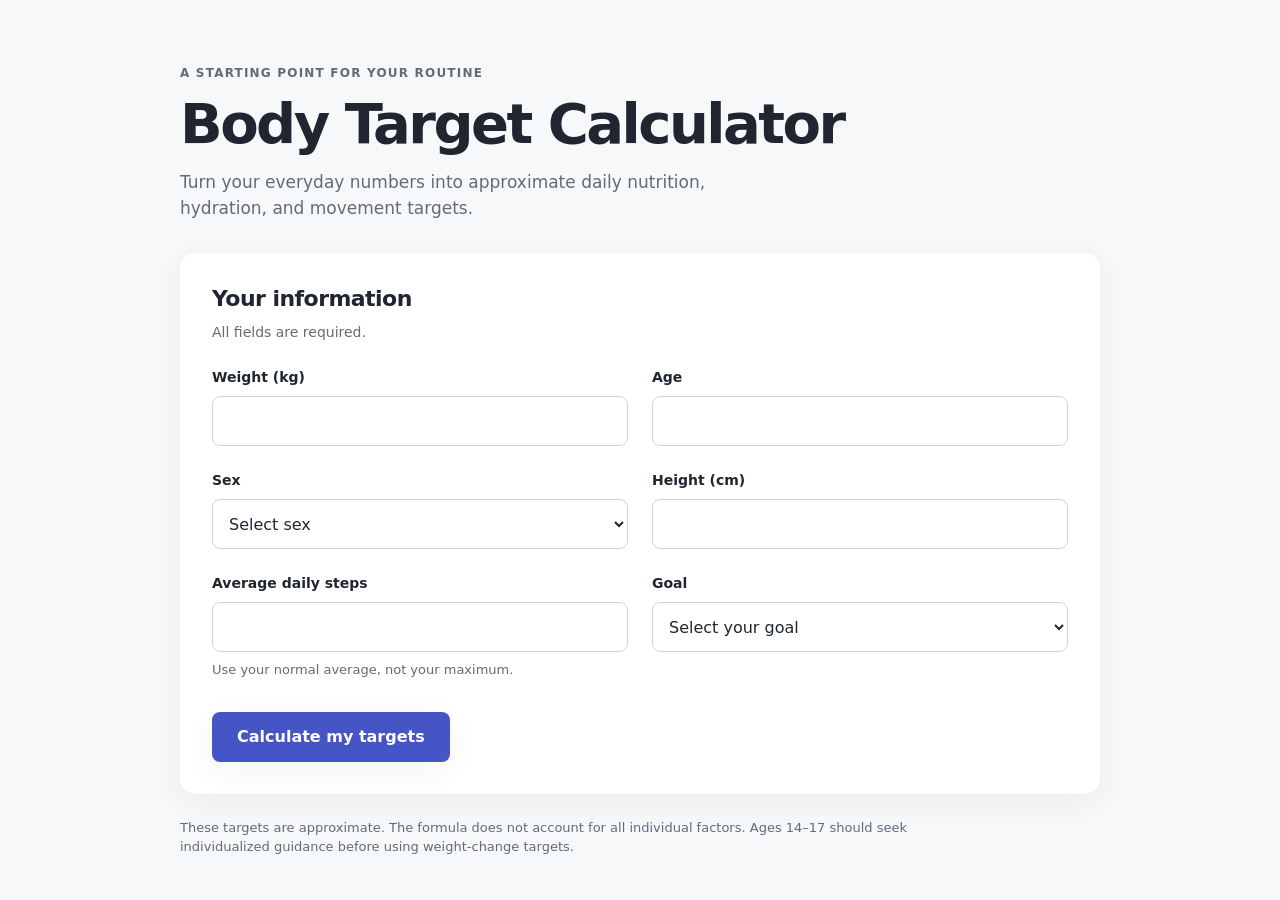
<file: Astra/index.html>
<!DOCTYPE html>
<html lang="en">
<head>
  <meta charset="UTF-8">
  <meta name="viewport" content="width=device-width, initial-scale=1">
  <title>Body Target Calculator</title>
  <link rel="stylesheet" href="style.css">
  <script src="app.js" defer></script>
</head>
<body>
  <main class="container">
    <header class="page-header">
      <p class="eyebrow">A starting point for your routine</p>
      <h1>Body Target Calculator</h1>
      <p class="intro">Turn your everyday numbers into approximate daily nutrition, hydration, and movement targets.</p>
    </header>

    <section class="panel" aria-labelledby="information-heading">
      <div class="section-header">
        <h2 id="information-heading">Your information</h2>
        <p>All fields are required.</p>
      </div>
      <form id="target-form">
        <div class="input-grid">
          <div class="field">
            <label for="weight">Weight (kg)</label>
            <input id="weight" name="weight" type="number" min="30" max="300" step="0.1" required aria-describedby="weight-error">
            <p class="error" id="weight-error" hidden></p>
          </div>
          <div class="field">
            <label for="age">Age</label>
            <input id="age" name="age" type="number" min="14" max="90" step="1" required aria-describedby="age-error">
            <p class="error" id="age-error" hidden></p>
          </div>
          <div class="field">
            <label for="sex">Sex</label>
            <select id="sex" name="sex" required aria-describedby="sex-error">
              <option value="">Select sex</option>
              <option value="male">Male</option>
              <option value="female">Female</option>
            </select>
            <p class="error" id="sex-error" hidden></p>
          </div>
          <div class="field">
            <label for="height">Height (cm)</label>
            <input id="height" name="height" type="number" min="120" max="230" step="0.1" required aria-describedby="height-error">
            <p class="error" id="height-error" hidden></p>
          </div>
          <div class="field">
            <label for="steps">Average daily steps</label>
            <input id="steps" name="steps" type="number" min="0" max="40000" step="1" required aria-describedby="steps-help steps-error">
            <p class="helper" id="steps-help">Use your normal average, not your maximum.</p>
            <p class="error" id="steps-error" hidden></p>
          </div>
          <div class="field">
            <label for="goal">Goal</label>
            <select id="goal" name="goal" required aria-describedby="goal-error">
              <option value="">Select your goal</option>
              <option value="loss">Fat loss + muscle preservation</option>
              <option value="maintain">Maintain</option>
              <option value="gain">Lean muscle gain</option>
            </select>
            <p class="error" id="goal-error" hidden></p>
          </div>
        </div>
        <button class="primary" type="submit">Calculate my targets</button>
      </form>
    </section>

    <section id="results" class="results" aria-labelledby="results-heading" hidden>
      <div class="section-header results-header">
        <div>
          <p class="eyebrow">Your daily starting point</p>
          <h2 id="results-heading">Small steps. Clear targets.</h2>
        </div>
        <button id="recalculate" class="secondary" type="button">Recalculate</button>
      </div>
      <div class="results-grid">
        <article class="result-card"><h3>Calories</h3><p class="result-number" id="calories-result"></p><p class="unit">kcal/day</p></article>
        <article class="result-card"><h3>Protein</h3><p class="result-number" id="protein-result"></p><p class="unit">g/day</p></article>
        <article class="result-card"><h3>Carbs</h3><p class="result-number" id="carbs-result"></p><p class="unit">g/day</p></article>
        <article class="result-card"><h3>Fat</h3><p class="result-number" id="fat-result"></p><p class="unit">g/day</p></article>
        <article class="result-card"><h3>Water</h3><p class="result-number" id="water-result"></p><p class="unit">L/day</p></article>
        <article class="result-card"><h3>Step target</h3><p class="result-number" id="steps-result"></p><p class="unit">steps/day</p></article>
      </div>
      <p class="summary" id="summary"></p>
    </section>
    <p class="note">These targets are approximate. The formula does not account for all individual factors. Ages 14–17 should seek individualized guidance before using weight-change targets.</p>
    <p id="announcement" class="visually-hidden" role="status" aria-live="polite" aria-atomic="true"></p>
  </main>
</body>
</html>
</file>
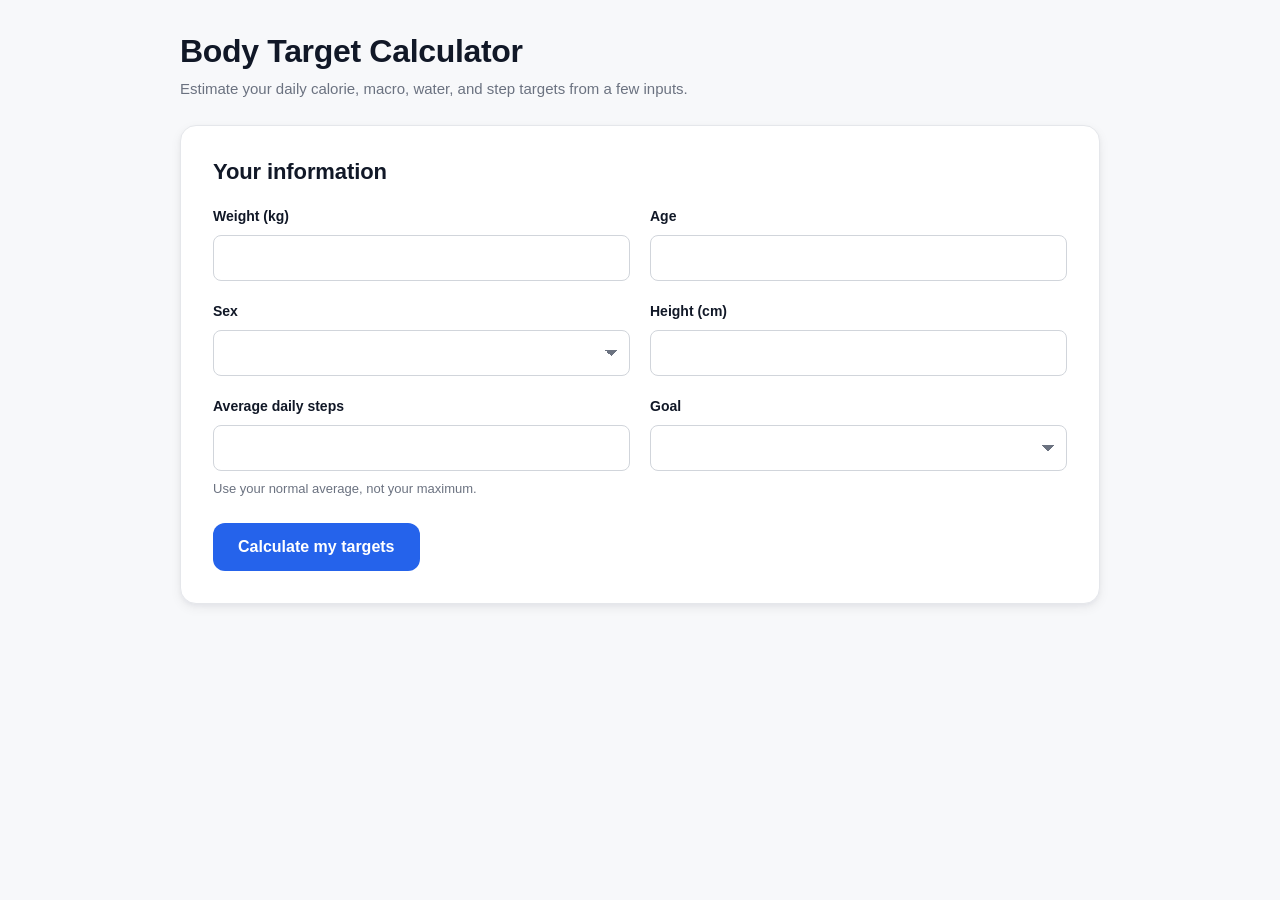
<file: claude/index.html>
<!doctype html>
<html lang="en">
<head>
    <meta charset="utf-8">
    <meta name="viewport" content="width=device-width, initial-scale=1">
    <title>Body Target Calculator</title>
    <link rel="stylesheet" href="style.css">
    <script src="app.js" defer></script>
</head>
<body>
    <main class="page">
        <header class="page-header">
            <h1>Body Target Calculator</h1>
            <p class="lede">Estimate your daily calorie, macro, water, and step targets from a few inputs.</p>
        </header>

        <section class="card" aria-labelledby="info-heading">
            <h2 id="info-heading">Your information</h2>
            <form id="calc-form">
                <div class="grid">
                    <div class="field">
                        <label for="weight">Weight (kg)</label>
                        <input id="weight" name="weight" type="number" min="30" max="300" step="0.1" required
                            inputmode="decimal" autocomplete="off"
                            aria-describedby="weight-error">
                        <p class="error" id="weight-error" aria-live="polite"></p>
                    </div>

                    <div class="field">
                        <label for="age">Age</label>
                        <input id="age" name="age" type="number" min="14" max="90" step="1" required
                            inputmode="numeric" autocomplete="off"
                            aria-describedby="age-error">
                        <p class="error" id="age-error" aria-live="polite"></p>
                    </div>

                    <div class="field">
                        <label for="sex">Sex</label>
                        <select id="sex" name="sex" required aria-describedby="sex-error">
                            <option value="" selected disabled hidden></option>
                            <option value="male">Male</option>
                            <option value="female">Female</option>
                        </select>
                        <p class="error" id="sex-error" aria-live="polite"></p>
                    </div>

                    <div class="field">
                        <label for="height">Height (cm)</label>
                        <input id="height" name="height" type="number" min="120" max="230" step="0.1" required
                            inputmode="decimal" autocomplete="off"
                            aria-describedby="height-error">
                        <p class="error" id="height-error" aria-live="polite"></p>
                    </div>

                    <div class="field">
                        <label for="steps">Average daily steps</label>
                        <input id="steps" name="steps" type="number" min="0" max="40000" step="1" required
                            inputmode="numeric" autocomplete="off"
                            aria-describedby="steps-help steps-error">
                        <p class="help" id="steps-help">Use your normal average, not your maximum.</p>
                        <p class="error" id="steps-error" aria-live="polite"></p>
                    </div>

                    <div class="field">
                        <label for="goal">Goal</label>
                        <select id="goal" name="goal" required aria-describedby="goal-error">
                            <option value="" selected disabled hidden></option>
                            <option value="fatloss">Fat loss + muscle preservation</option>
                            <option value="maintain">Maintain</option>
                            <option value="gain">Lean muscle gain</option>
                        </select>
                        <p class="error" id="goal-error" aria-live="polite"></p>
                    </div>
                </div>

                <div class="actions">
                    <button type="submit" class="btn btn-primary">Calculate my targets</button>
                </div>
            </form>
        </section>

        <section id="results" class="results" aria-labelledby="results-heading" hidden>
            <div class="results-inner">
                <h2 id="results-heading">Your daily targets</h2>
                <p class="sr-only" id="results-announcer" aria-live="polite"></p>

                <div class="results-grid">
                    <article class="result-card">
                        <p class="result-label">Calories</p>
                        <p class="result-value"><span id="r-calories">—</span></p>
                        <p class="result-unit">kcal/day</p>
                    </article>
                    <article class="result-card">
                        <p class="result-label">Protein</p>
                        <p class="result-value"><span id="r-protein">—</span></p>
                        <p class="result-unit">g/day</p>
                    </article>
                    <article class="result-card">
                        <p class="result-label">Carbs</p>
                        <p class="result-value"><span id="r-carbs">—</span></p>
                        <p class="result-unit">g/day</p>
                    </article>
                    <article class="result-card">
                        <p class="result-label">Fat</p>
                        <p class="result-value"><span id="r-fat">—</span></p>
                        <p class="result-unit">g/day</p>
                    </article>
                    <article class="result-card">
                        <p class="result-label">Water</p>
                        <p class="result-value"><span id="r-water">—</span></p>
                        <p class="result-unit">L/day</p>
                    </article>
                    <article class="result-card">
                        <p class="result-label">Step target</p>
                        <p class="result-value"><span id="r-steps">—</span></p>
                        <p class="result-unit">steps/day</p>
                    </article>
                </div>

                <p id="r-summary" class="summary"></p>

                <p class="note">
                    These numbers are approximate. The formulas don't account for every individual
                    factor such as body composition, medical conditions, training load, or sleep.
                    Ages 14–17 should seek individualized guidance from a qualified professional
                    before using weight-change targets.
                </p>

                <div class="actions">
                    <button type="button" id="recalculate" class="btn btn-ghost">Recalculate</button>
                </div>
            </div>
        </section>
    </main>
</body>
</html>
</file>
<file: Astra/style.css>
:root {
  color-scheme: light;
  --background: #F7F8FA;
  --surface: #FFFFFF;
  --text: #202630;
  --muted: #626B78;
  --border: #CFD4DC;
  --accent: #4655C6;
  --on-accent: #FFFFFF;
  --focus: #303844;
  --error: #AC2635;
  --secondary-hover: #ECEEF2;
  --shadow: 0 8px 32px rgb(24 32 48 / 5%);
  --radius: 16px;
  --control-radius: 8px;
  --space-1: 4px;
  --space-2: 8px;
  --space-3: 12px;
  --space-4: 16px;
  --space-5: 24px;
  --space-6: 32px;
  --space-7: 48px;
  --space-8: 64px;
}

* { box-sizing: border-box; }
[hidden] { display: none !important; }
body {
  margin: 0;
  background: var(--background);
  color: var(--text);
  font-family: system-ui, -apple-system, BlinkMacSystemFont, "Segoe UI", sans-serif;
  line-height: 1.5;
}
button, input, select { font: inherit; }
button, input, select { -webkit-tap-highlight-color: transparent; }
h1, h2, h3, p { margin: 0; }
.container { width: min(100% - var(--space-6), 920px); margin: 0 auto; padding: var(--space-7) 0 var(--space-6); }
.page-header { max-width: 680px; margin-bottom: var(--space-6); }
.eyebrow { color: var(--muted); font-size: 0.75rem; font-weight: 650; letter-spacing: 0.1em; text-transform: uppercase; margin-bottom: var(--space-3); }
h1 { font-size: clamp(2.25rem, 6vw, 3.5rem); line-height: 1.08; letter-spacing: -0.045em; font-weight: 750; }
.intro { color: var(--muted); margin-top: var(--space-4); max-width: 590px; font-size: 1.0625rem; }
.panel, .result-card { background: var(--surface); border-radius: var(--radius); box-shadow: var(--shadow); padding: var(--space-5); }
.section-header { margin-bottom: var(--space-5); }
h2 { font-size: 1.375rem; line-height: 1.3; letter-spacing: -0.025em; }
.section-header > p { color: var(--muted); font-size: 0.875rem; margin-top: var(--space-2); }
.input-grid { display: grid; grid-template-columns: minmax(0, 1fr); gap: var(--space-5); }
.field { min-width: 0; }
label { display: block; margin-bottom: var(--space-2); font-size: 0.875rem; font-weight: 600; }
input, select { width: 100%; min-width: 0; height: 50px; padding: 0 var(--space-3); border: 1px solid var(--border); border-radius: var(--control-radius); background: var(--surface); color: var(--text); }
select { padding-right: var(--space-5); }
input[aria-invalid="true"], select[aria-invalid="true"] { border-color: var(--error); }
.helper, .error { font-size: 0.8125rem; margin-top: var(--space-2); }
.helper { color: var(--muted); }
.error { color: var(--error); }
button { min-height: 48px; border-radius: var(--control-radius); padding: var(--space-3) var(--space-5); cursor: pointer; font-weight: 650; border: 1px solid transparent; }
.primary { width: 100%; margin-top: var(--space-6); background: var(--accent); color: var(--on-accent); box-shadow: var(--shadow); }
.primary:hover { filter: brightness(0.92); }
.secondary { color: var(--text); background: var(--surface); border-color: var(--border); }
.secondary:hover { background: var(--secondary-hover); }
:focus-visible { outline: 3px solid var(--focus); outline-offset: 3px; }
.results { margin-top: var(--space-7); opacity: 0; transform: translateY(12px); transition: opacity 240ms ease, transform 240ms ease; }
.results.is-visible { opacity: 1; transform: translateY(0); }
.results-header { display: flex; flex-wrap: wrap; align-items: center; justify-content: space-between; gap: var(--space-4); }
.results-header .eyebrow { margin-bottom: var(--space-2); }
.results-grid { display: grid; grid-template-columns: minmax(0, 1fr); gap: var(--space-4); }
.result-card h3 { font-size: 0.875rem; font-weight: 600; }
.result-number { margin-top: var(--space-3); color: var(--accent); font-size: 2.25rem; font-weight: 750; letter-spacing: -0.04em; line-height: 1.2; overflow-wrap: anywhere; }
.unit { margin-top: var(--space-1); color: var(--muted); font-size: 0.8125rem; }
.summary { margin-top: var(--space-5); font-size: 0.9375rem; font-weight: 600; }
.note { margin-top: var(--space-5); color: var(--muted); font-size: 0.8125rem; max-width: 760px; }
.visually-hidden { position: absolute; width: 1px; height: 1px; padding: 0; margin: -1px; overflow: hidden; clip-path: inset(50%); white-space: nowrap; border: 0; }
@media (min-width: 480px) {
  .results-grid { grid-template-columns: repeat(2, minmax(0, 1fr)); }
}
@media (min-width: 640px) {
  .container { padding-top: var(--space-8); }
  .panel { padding: var(--space-6); }
  .input-grid { grid-template-columns: repeat(2, minmax(0, 1fr)); }
  .primary { width: auto; }
}
@media (min-width: 900px) {
  .results-grid { grid-template-columns: repeat(3, minmax(0, 1fr)); }
}
@media (prefers-reduced-motion: reduce) {
  .results { transition: none; transform: none; }
}
@media (prefers-color-scheme: dark) {
  :root {
    color-scheme: dark;
    --background: #14171D;
    --surface: #1E232C;
    --text: #F0F2F6;
    --muted: #ADB5C3;
    --border: #596372;
    --accent: #A4AEFF;
    --on-accent: #171C39;
    --focus: #E2E7F0;
    --error: #FF9EA9;
    --secondary-hover: #2B323D;
    --shadow: 0 8px 32px rgb(0 0 0 / 16%);
  }
}
</file>
<file: claude/style.css>
:root {
    --color-bg: #F7F8FA;
    --color-surface: #FFFFFF;
    --color-text: #111827;
    --color-text-muted: #6B7280;
    --color-text-subtle: #9CA3AF;
    --color-border: #E5E7EB;
    --color-border-strong: #D1D5DB;
    --color-accent: #2563EB;
    --color-accent-hover: #1D4ED8;
    --color-accent-contrast: #FFFFFF;
    --color-accent-soft: rgba(37, 99, 235, 0.08);
    --color-accent-soft-border: rgba(37, 99, 235, 0.2);
    --color-error: #B91C1C;
    --color-error-bg: #FEF2F2;
    --color-focus: #2563EB;
    --color-focus-ring: rgba(37, 99, 235, 0.3);

    --radius-sm: 8px;
    --radius-md: 12px;
    --radius-lg: 16px;

    --space-1: 4px;
    --space-2: 8px;
    --space-3: 12px;
    --space-4: 16px;
    --space-5: 20px;
    --space-6: 24px;
    --space-7: 32px;
    --space-8: 40px;

    --shadow-sm: 0 1px 2px rgba(17, 24, 39, 0.04), 0 1px 3px rgba(17, 24, 39, 0.06);
    --shadow-md: 0 4px 12px rgba(17, 24, 39, 0.06), 0 2px 4px rgba(17, 24, 39, 0.04);
    --shadow-lg: 0 10px 30px rgba(17, 24, 39, 0.08), 0 4px 10px rgba(17, 24, 39, 0.04);

    --font-stack: -apple-system, BlinkMacSystemFont, "Segoe UI", Roboto, Oxygen, Ubuntu, Cantarell, "Helvetica Neue", Arial, sans-serif;

    --control-height: 44px;
    --control-padding-x: 12px;
    --control-font-size: 16px;

    --transition-duration: 320ms;
    --transition-easing: cubic-bezier(0.2, 0.8, 0.2, 1);
}

@media (prefers-color-scheme: dark) {
    :root {
        --color-bg: #0F1115;
        --color-surface: #171A21;
        --color-text: #F3F4F6;
        --color-text-muted: #9CA3AF;
        --color-text-subtle: #6B7280;
        --color-border: #2A2F3A;
        --color-border-strong: #3A4150;
        --color-accent: #60A5FA;
        --color-accent-hover: #93C5FD;
        --color-accent-contrast: #0B0F19;
        --color-accent-soft: rgba(96, 165, 250, 0.14);
        --color-accent-soft-border: rgba(96, 165, 250, 0.3);
        --color-error: #FCA5A5;
        --color-error-bg: #2A1414;
        --color-focus: #60A5FA;
        --color-focus-ring: rgba(96, 165, 250, 0.4);

        --shadow-sm: 0 1px 2px rgba(0, 0, 0, 0.3), 0 1px 3px rgba(0, 0, 0, 0.4);
        --shadow-md: 0 4px 12px rgba(0, 0, 0, 0.4), 0 2px 4px rgba(0, 0, 0, 0.3);
        --shadow-lg: 0 10px 30px rgba(0, 0, 0, 0.5), 0 4px 10px rgba(0, 0, 0, 0.3);
    }
}

*,
*::before,
*::after {
    box-sizing: border-box;
}

html,
body {
    margin: 0;
    padding: 0;
}

body {
    font-family: var(--font-stack);
    font-size: 16px;
    line-height: 1.5;
    color: var(--color-text);
    background-color: var(--color-bg);
    -webkit-text-size-adjust: 100%;
    text-rendering: optimizeLegibility;
}

.page {
    max-width: 960px;
    margin: 0 auto;
    padding: var(--space-5) var(--space-4) var(--space-8);
}

.page-header {
    margin-bottom: var(--space-6);
}

h1 {
    font-size: 28px;
    line-height: 1.2;
    font-weight: 800;
    margin: 0 0 var(--space-2);
    letter-spacing: -0.01em;
}

h2 {
    font-size: 20px;
    line-height: 1.3;
    font-weight: 700;
    margin: 0 0 var(--space-5);
    letter-spacing: -0.005em;
}

.lede {
    margin: 0;
    color: var(--color-text-muted);
    font-size: 15px;
}

.card,
.results-inner {
    background-color: var(--color-surface);
    border-radius: var(--radius-lg);
    box-shadow: var(--shadow-md);
    padding: var(--space-6);
    border: 1px solid var(--color-border);
}

.card + .results {
    margin-top: var(--space-5);
}

.grid {
    display: grid;
    grid-template-columns: 1fr;
    gap: var(--space-5);
}

@media (min-width: 640px) {
    .grid {
        grid-template-columns: repeat(2, minmax(0, 1fr));
        gap: var(--space-5) var(--space-5);
    }
}

@media (min-width: 640px) {
    .page {
        padding: var(--space-7) var(--space-5) var(--space-8);
    }
    h1 { font-size: 32px; }
    h2 { font-size: 22px; }
    .card,
    .results-inner {
        padding: var(--space-7);
    }
}

.field {
    display: flex;
    flex-direction: column;
    min-width: 0;
}

label {
    font-size: 14px;
    font-weight: 600;
    color: var(--color-text);
    margin-bottom: var(--space-2);
}

input[type="number"],
select {
    width: 100%;
    min-height: var(--control-height);
    padding: 10px var(--control-padding-x);
    font: inherit;
    font-size: var(--control-font-size);
    color: var(--color-text);
    background-color: var(--color-surface);
    border: 1px solid var(--color-border-strong);
    border-radius: var(--radius-sm);
    outline: none;
    appearance: none;
    -webkit-appearance: none;
    transition: border-color 150ms ease, box-shadow 150ms ease;
}

select {
    background-image: linear-gradient(45deg, transparent 50%, var(--color-text-muted) 50%),
                      linear-gradient(135deg, var(--color-text-muted) 50%, transparent 50%);
    background-position: calc(100% - 18px) 50%, calc(100% - 12px) 50%;
    background-size: 6px 6px, 6px 6px;
    background-repeat: no-repeat;
    padding-right: 36px;
}

input[type="number"]:focus-visible,
select:focus-visible,
button:focus-visible {
    border-color: var(--color-focus);
    box-shadow: 0 0 0 3px var(--color-focus-ring);
}

input[aria-invalid="true"],
select[aria-invalid="true"] {
    border-color: var(--color-error);
    background-color: var(--color-error-bg);
}

.help {
    margin: var(--space-2) 0 0;
    font-size: 13px;
    color: var(--color-text-muted);
}

.error {
    margin: var(--space-2) 0 0;
    font-size: 13px;
    color: var(--color-error);
    min-height: 1em;
}

.error:empty {
    margin: 0;
    min-height: 0;
}

.actions {
    margin-top: var(--space-6);
    display: flex;
    gap: var(--space-3);
    flex-wrap: wrap;
}

.btn {
    display: inline-flex;
    align-items: center;
    justify-content: center;
    min-height: 48px;
    padding: 0 var(--space-6);
    border-radius: var(--radius-md);
    font: inherit;
    font-weight: 600;
    font-size: 16px;
    cursor: pointer;
    border: 1px solid transparent;
    transition: background-color 150ms ease, border-color 150ms ease, color 150ms ease, transform 100ms ease;
    touch-action: manipulation;
}

.btn-primary {
    background-color: var(--color-accent);
    color: var(--color-accent-contrast);
}

.btn-primary:hover {
    background-color: var(--color-accent-hover);
}

.btn-primary:active {
    transform: translateY(1px);
}

.btn-ghost {
    background-color: transparent;
    color: var(--color-text);
    border-color: var(--color-border-strong);
}

.btn-ghost:hover {
    border-color: var(--color-text-muted);
}

.results {
    margin-top: var(--space-5);
    opacity: 0;
    transform: translateY(8px);
    transition: opacity var(--transition-duration) var(--transition-easing),
                transform var(--transition-duration) var(--transition-easing);
}

.results.is-visible {
    opacity: 1;
    transform: translateY(0);
}

.results[hidden] {
    display: none;
}

.results-grid {
    display: grid;
    grid-template-columns: 1fr;
    gap: var(--space-4);
    margin-top: var(--space-2);
}

@media (min-width: 640px) {
    .results-grid {
        grid-template-columns: repeat(2, minmax(0, 1fr));
    }
}

@media (min-width: 960px) {
    .results-grid {
        grid-template-columns: repeat(3, minmax(0, 1fr));
    }
}

.result-card {
    background-color: var(--color-surface);
    border: 1px solid var(--color-border);
    border-radius: var(--radius-md);
    padding: var(--space-5);
    display: flex;
    flex-direction: column;
    gap: var(--space-1);
    min-width: 0;
}

.result-label {
    margin: 0;
    font-size: 13px;
    font-weight: 600;
    color: var(--color-text-muted);
    text-transform: uppercase;
    letter-spacing: 0.04em;
}

.result-value {
    margin: 0;
    font-size: 32px;
    font-weight: 800;
    color: var(--color-accent);
    line-height: 1.1;
    letter-spacing: -0.02em;
    word-break: break-word;
}

.result-unit {
    margin: 0;
    font-size: 13px;
    color: var(--color-text-subtle);
}

.summary {
    margin: var(--space-6) 0 0;
    padding: var(--space-4) var(--space-5);
    background-color: var(--color-accent-soft);
    border: 1px solid var(--color-accent-soft-border);
    border-radius: var(--radius-md);
    font-size: 15px;
    color: var(--color-text);
}

.note {
    margin: var(--space-5) 0 0;
    font-size: 13px;
    color: var(--color-text-muted);
    line-height: 1.55;
}

.sr-only {
    position: absolute;
    width: 1px;
    height: 1px;
    padding: 0;
    margin: -1px;
    overflow: hidden;
    clip: rect(0, 0, 0, 0);
    white-space: nowrap;
    border: 0;
}

@media (prefers-reduced-motion: reduce) {
    .results,
    .results.is-visible,
    .btn,
    input[type="number"],
    select {
        transition: none;
    }
    * {
        scroll-behavior: auto !important;
    }
}
</file>
